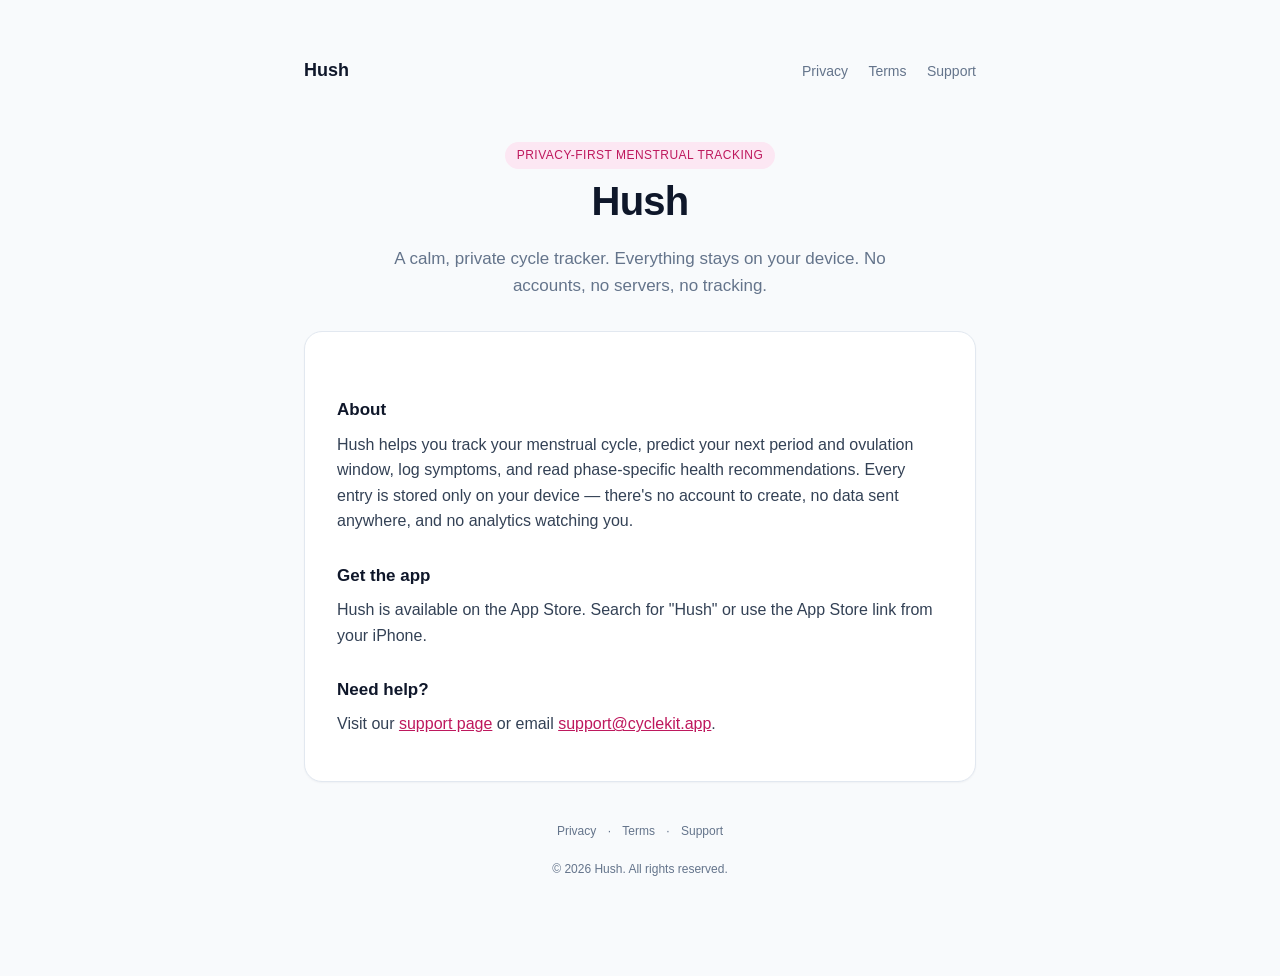
<file: hush/index.html>
<!doctype html>
<html lang="en">
<head>
<meta charset="utf-8" />
<meta name="viewport" content="width=device-width, initial-scale=1" />
<title>Hush · Hush</title>
<link rel="stylesheet" href="./style.css" />
<meta name="description" content="Hush for Hush, a privacy-first menstrual cycle tracker." />
<meta name="robots" content="index, follow" />
</head>
<body>
<div class="wrap">
  <header class="top">
    <a class="brand" href="./index.html">Hush</a>
    <nav>
      <a href="./privacy.html" class="">Privacy</a>
      <a href="./terms.html" class="">Terms</a>
      <a href="./support.html" class="">Support</a>
    </nav>
  </header>
  <section class="hero">
  <span class="pill">Privacy-first menstrual tracking</span>
  <h1>Hush</h1>
  <p>A calm, private cycle tracker. Everything stays on your device. No accounts, no servers, no tracking.</p>
</section>
<article>
<h2>About</h2>
<p>Hush helps you track your menstrual cycle, predict your next period and ovulation window, log symptoms, and read phase-specific health recommendations. Every entry is stored only on your device — there's no account to create, no data sent anywhere, and no analytics watching you.</p>
<h2>Get the app</h2>
<p>Hush is available on the App Store. Search for "Hush" or use the App Store link from your iPhone.</p>
<h2>Need help?</h2>
<p>Visit our <a href="./support.html">support page</a> or email <a href="mailto:support@cyclekit.app">support@cyclekit.app</a>.</p>
</article>
  <footer class="bottom">
    <a href="./privacy.html">Privacy</a> ·
    <a href="./terms.html">Terms</a> ·
    <a href="./support.html">Support</a>
    <br><br>
    © 2026 Hush. All rights reserved.
  </footer>
</div>
</body>
</html>
</file>
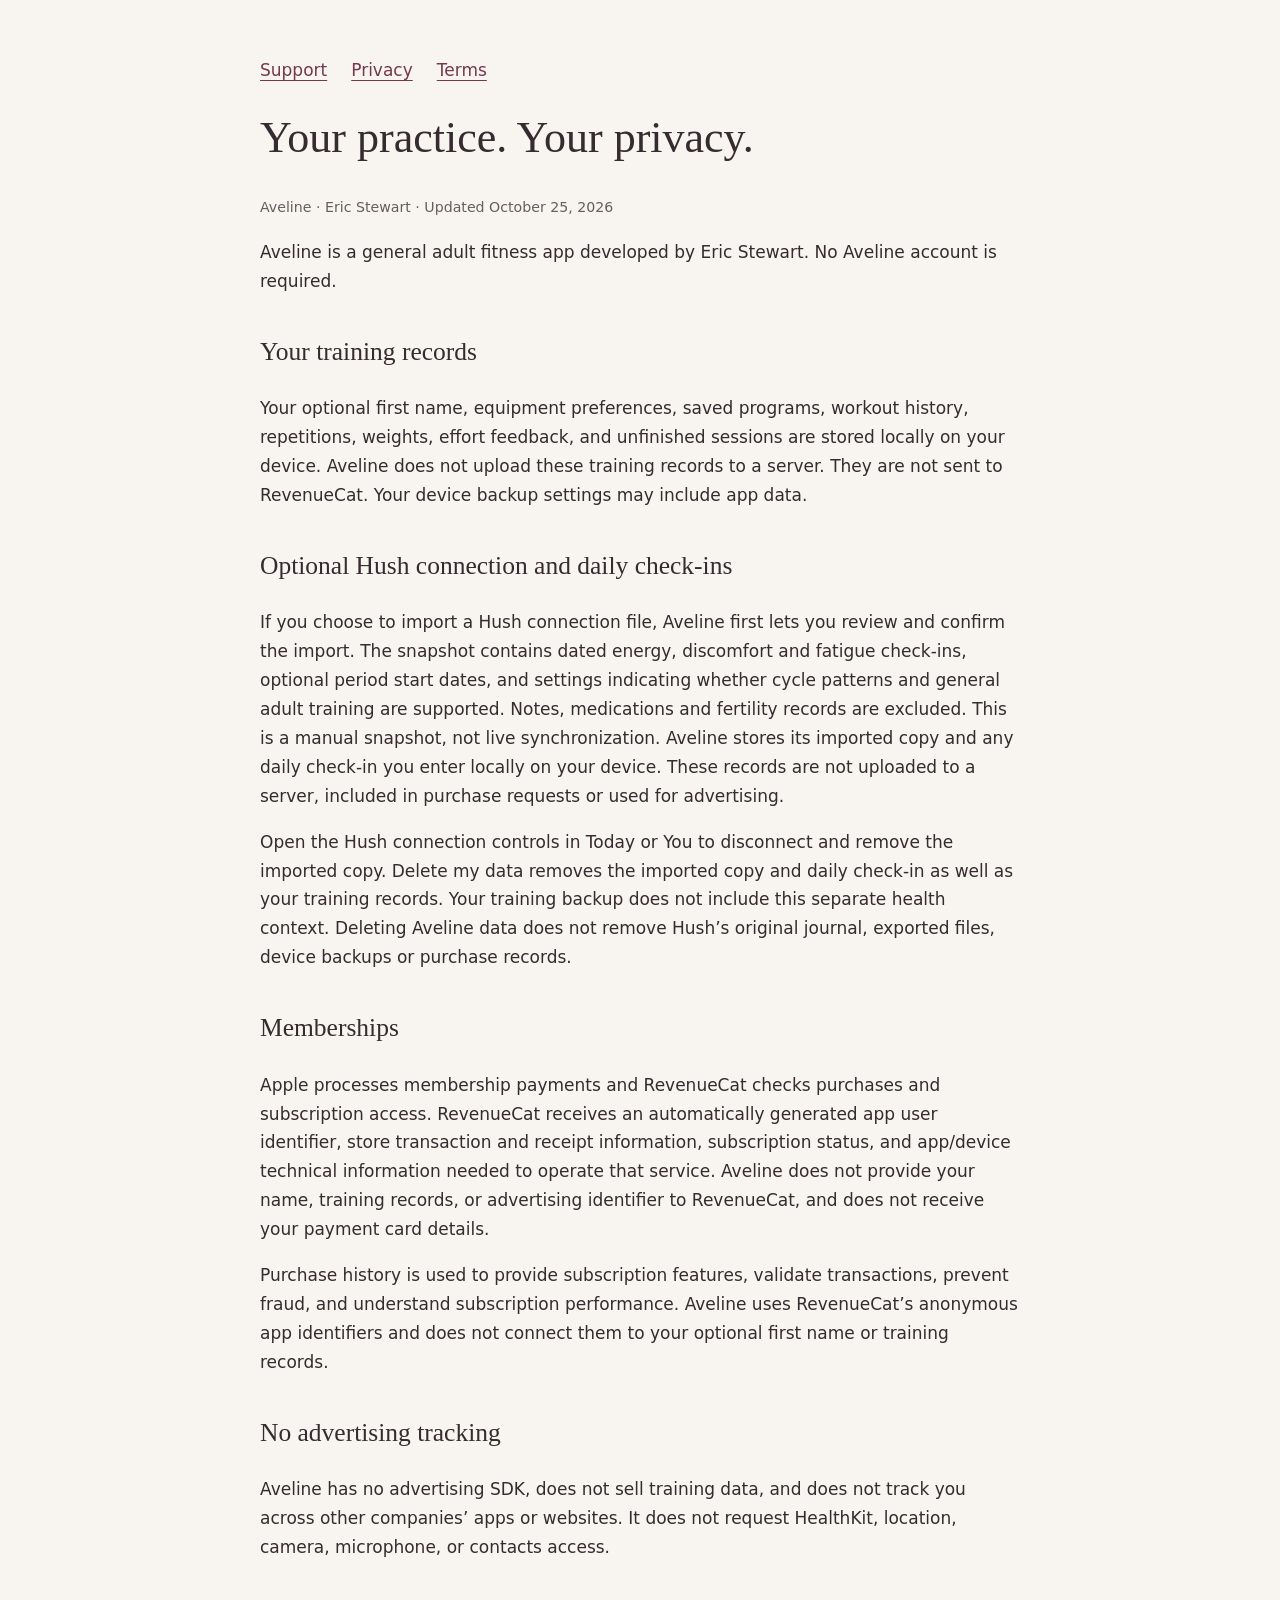
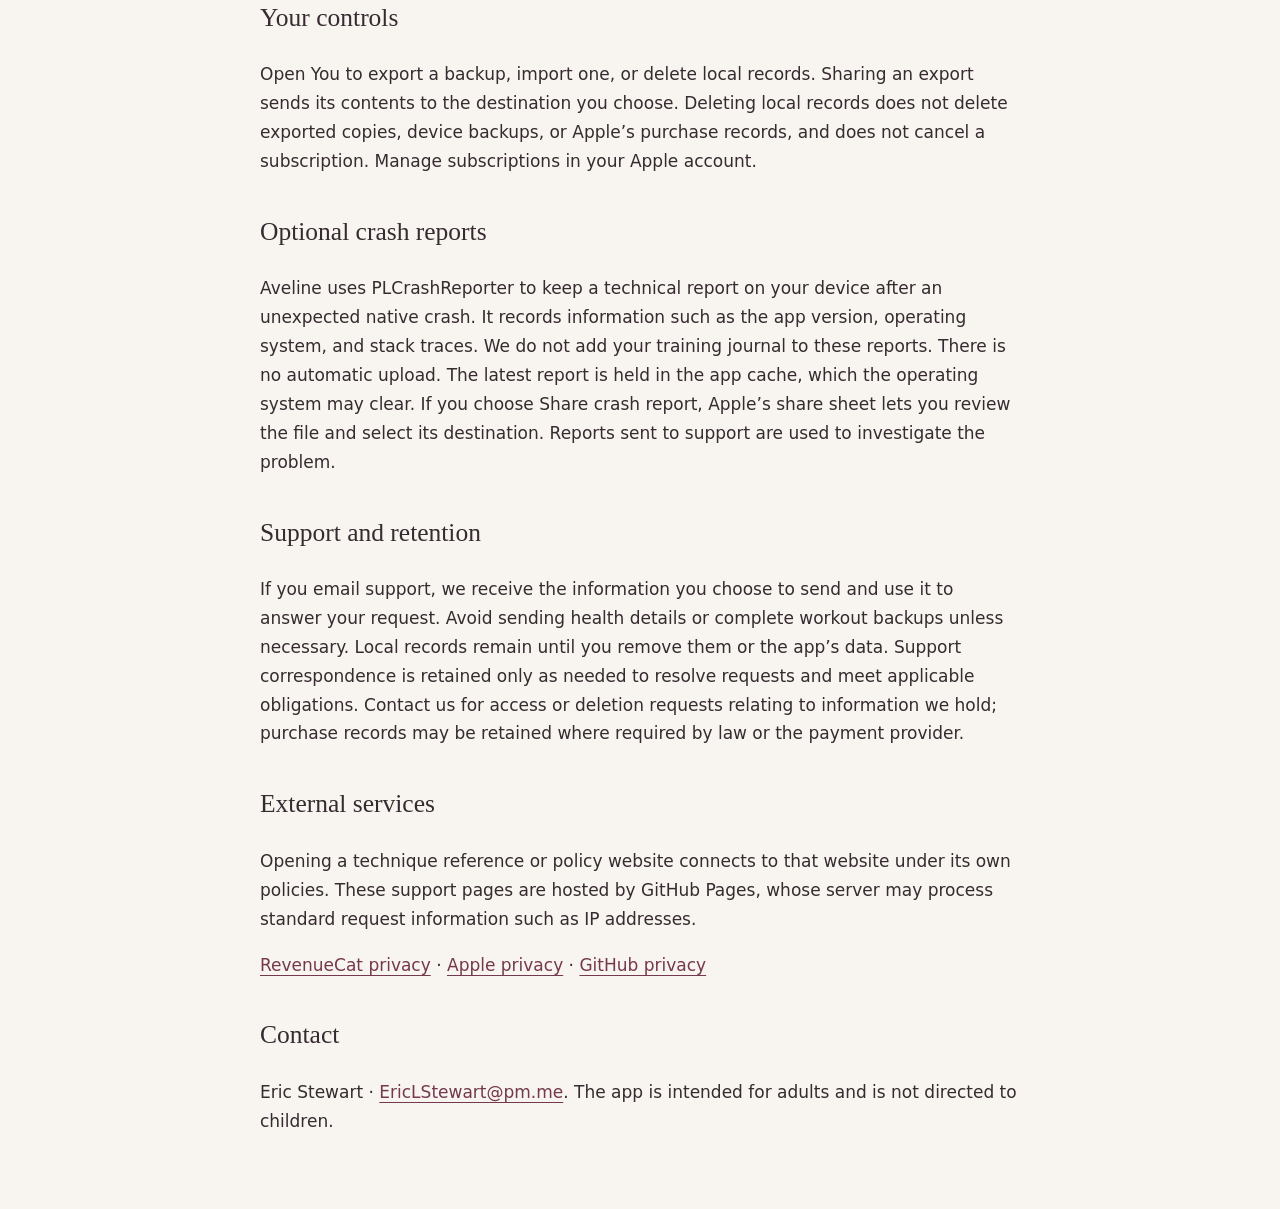
<file: aveline/privacy.html>
<!doctype html><html lang="en"><head><meta charset="utf-8"><meta name="viewport" content="width=device-width,initial-scale=1"><title>Aveline — Your practice. Your privacy.</title><style>body{margin:0;background:#f8f4ef;color:#352b30;font:17px/1.7 system-ui,sans-serif}main{max-width:760px;margin:auto;padding:56px 24px}h1,h2{font-family:Georgia,serif;font-weight:400}h1{font-size:44px;line-height:1.1}h2{margin-top:34px}a{color:#74394f;text-underline-offset:4px}nav{display:flex;gap:24px;flex-wrap:wrap}small{color:#695c62}</style></head><body><main><nav><a href="support.html">Support</a><a href="privacy.html">Privacy</a><a href="terms.html">Terms</a></nav><h1>Your practice. Your privacy.</h1><p><small>Aveline · Eric Stewart · Updated October 25, 2026</small></p><p>Aveline is a general adult fitness app developed by Eric Stewart. No Aveline account is required.</p><h2>Your training records</h2><p>Your optional first name, equipment preferences, saved programs, workout history, repetitions, weights, effort feedback, and unfinished sessions are stored locally on your device. Aveline does not upload these training records to a server. They are not sent to RevenueCat. Your device backup settings may include app data.</p><h2>Optional Hush connection and daily check-ins</h2><p>If you choose to import a Hush connection file, Aveline first lets you review and confirm the import. The snapshot contains dated energy, discomfort and fatigue check-ins, optional period start dates, and settings indicating whether cycle patterns and general adult training are supported. Notes, medications and fertility records are excluded. This is a manual snapshot, not live synchronization. Aveline stores its imported copy and any daily check-in you enter locally on your device. These records are not uploaded to a server, included in purchase requests or used for advertising.</p><p>Open the Hush connection controls in Today or You to disconnect and remove the imported copy. Delete my data removes the imported copy and daily check-in as well as your training records. Your training backup does not include this separate health context. Deleting Aveline data does not remove Hush’s original journal, exported files, device backups or purchase records.</p><h2>Memberships</h2><p>Apple processes membership payments and RevenueCat checks purchases and subscription access. RevenueCat receives an automatically generated app user identifier, store transaction and receipt information, subscription status, and app/device technical information needed to operate that service. Aveline does not provide your name, training records, or advertising identifier to RevenueCat, and does not receive your payment card details.</p><p>Purchase history is used to provide subscription features, validate transactions, prevent fraud, and understand subscription performance. Aveline uses RevenueCat’s anonymous app identifiers and does not connect them to your optional first name or training records.</p><h2>No advertising tracking</h2><p>Aveline has no advertising SDK, does not sell training data, and does not track you across other companies’ apps or websites. It does not request HealthKit, location, camera, microphone, or contacts access.</p><h2>Your controls</h2><p>Open You to export a backup, import one, or delete local records. Sharing an export sends its contents to the destination you choose. Deleting local records does not delete exported copies, device backups, or Apple’s purchase records, and does not cancel a subscription. Manage subscriptions in your Apple account.</p><h2>Optional crash reports</h2><p>Aveline uses PLCrashReporter to keep a technical report on your device after an unexpected native crash. It records information such as the app version, operating system, and stack traces. We do not add your training journal to these reports. There is no automatic upload. The latest report is held in the app cache, which the operating system may clear. If you choose Share crash report, Apple’s share sheet lets you review the file and select its destination. Reports sent to support are used to investigate the problem.</p><h2>Support and retention</h2><p>If you email support, we receive the information you choose to send and use it to answer your request. Avoid sending health details or complete workout backups unless necessary. Local records remain until you remove them or the app’s data. Support correspondence is retained only as needed to resolve requests and meet applicable obligations. Contact us for access or deletion requests relating to information we hold; purchase records may be retained where required by law or the payment provider.</p><h2>External services</h2><p>Opening a technique reference or policy website connects to that website under its own policies. These support pages are hosted by GitHub Pages, whose server may process standard request information such as IP addresses.</p><p><a href="https://www.revenuecat.com/privacy">RevenueCat privacy</a> · <a href="https://www.apple.com/legal/privacy/">Apple privacy</a> · <a href="https://docs.github.com/en/site-policy/privacy-policies/github-general-privacy-statement">GitHub privacy</a></p><h2>Contact</h2><p>Eric Stewart · <a href="mailto:EricLStewart@pm.me">EricLStewart@pm.me</a>. The app is intended for adults and is not directed to children.</p></main></body></html>
</file>
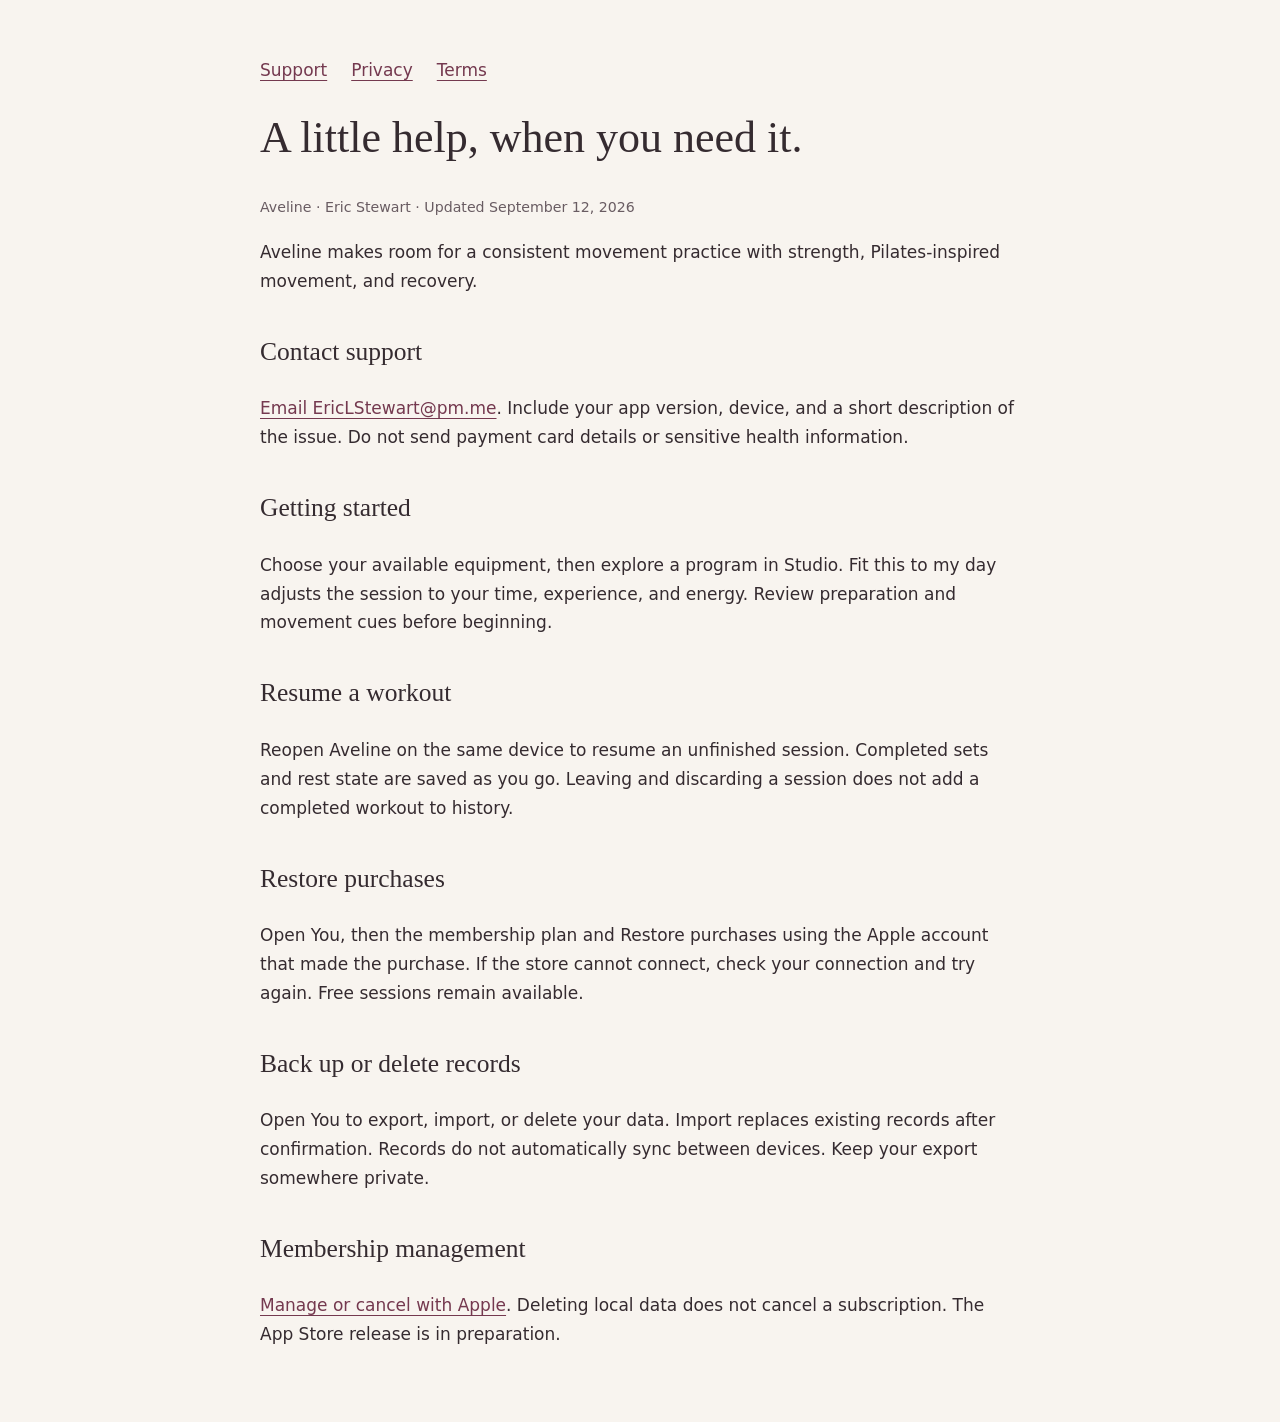
<file: aveline/support.html>
<!doctype html><html lang="en"><head><meta charset="utf-8"><meta name="viewport" content="width=device-width,initial-scale=1"><title>Aveline — A little help, when you need it.</title><style>body{margin:0;background:#f8f4ef;color:#352b30;font:17px/1.7 system-ui,sans-serif}main{max-width:760px;margin:auto;padding:56px 24px}h1,h2{font-family:Georgia,serif;font-weight:400}h1{font-size:44px;line-height:1.1}h2{margin-top:34px}a{color:#74394f;text-underline-offset:4px}nav{display:flex;gap:24px;flex-wrap:wrap}small{color:#695c62}</style></head><body><main><nav><a href="support.html">Support</a><a href="privacy.html">Privacy</a><a href="terms.html">Terms</a></nav><h1>A little help, when you need it.</h1><p><small>Aveline · Eric Stewart · Updated September 12, 2026</small></p><p>Aveline makes room for a consistent movement practice with strength, Pilates-inspired movement, and recovery.</p><h2>Contact support</h2><p><a href="mailto:EricLStewart@pm.me?subject=Aveline%20support">Email EricLStewart@pm.me</a>. Include your app version, device, and a short description of the issue. Do not send payment card details or sensitive health information.</p><h2>Getting started</h2><p>Choose your available equipment, then explore a program in Studio. Fit this to my day adjusts the session to your time, experience, and energy. Review preparation and movement cues before beginning.</p><h2>Resume a workout</h2><p>Reopen Aveline on the same device to resume an unfinished session. Completed sets and rest state are saved as you go. Leaving and discarding a session does not add a completed workout to history.</p><h2>Restore purchases</h2><p>Open You, then the membership plan and Restore purchases using the Apple account that made the purchase. If the store cannot connect, check your connection and try again. Free sessions remain available.</p><h2>Back up or delete records</h2><p>Open You to export, import, or delete your data. Import replaces existing records after confirmation. Records do not automatically sync between devices. Keep your export somewhere private.</p><h2>Membership management</h2><p><a href="https://apps.apple.com/account/subscriptions">Manage or cancel with Apple</a>. Deleting local data does not cancel a subscription. The App Store release is in preparation.</p></main></body></html>
</file>
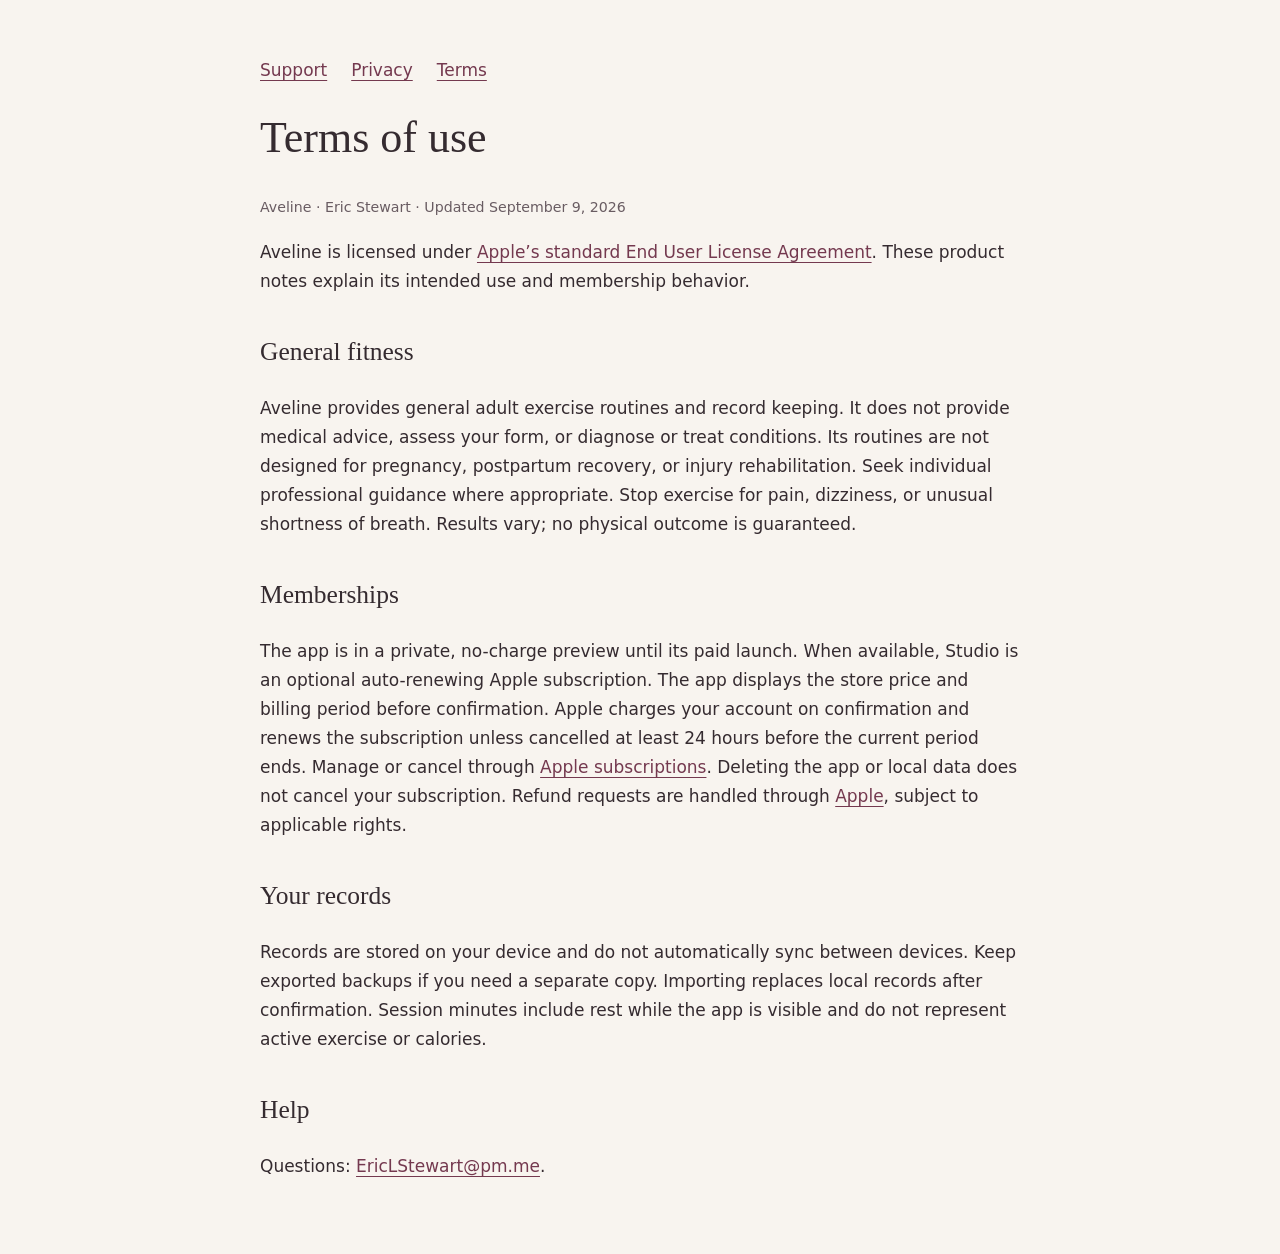
<file: aveline/terms.html>
<!doctype html><html lang="en"><head><meta charset="utf-8"><meta name="viewport" content="width=device-width,initial-scale=1"><title>Aveline — Terms of use</title><style>body{margin:0;background:#f8f4ef;color:#352b30;font:17px/1.7 system-ui,sans-serif}main{max-width:760px;margin:auto;padding:56px 24px}h1,h2{font-family:Georgia,serif;font-weight:400}h1{font-size:44px;line-height:1.1}h2{margin-top:34px}a{color:#74394f;text-underline-offset:4px}nav{display:flex;gap:24px;flex-wrap:wrap}small{color:#695c62}</style></head><body><main><nav><a href="support.html">Support</a><a href="privacy.html">Privacy</a><a href="terms.html">Terms</a></nav><h1>Terms of use</h1><p><small>Aveline · Eric Stewart · Updated September 9, 2026</small></p><p>Aveline is licensed under <a href="https://www.apple.com/legal/internet-services/itunes/dev/stdeula/">Apple’s standard End User License Agreement</a>. These product notes explain its intended use and membership behavior.</p><h2>General fitness</h2><p>Aveline provides general adult exercise routines and record keeping. It does not provide medical advice, assess your form, or diagnose or treat conditions. Its routines are not designed for pregnancy, postpartum recovery, or injury rehabilitation. Seek individual professional guidance where appropriate. Stop exercise for pain, dizziness, or unusual shortness of breath. Results vary; no physical outcome is guaranteed.</p><h2>Memberships</h2><p>The app is in a private, no-charge preview until its paid launch. When available, Studio is an optional auto-renewing Apple subscription. The app displays the store price and billing period before confirmation. Apple charges your account on confirmation and renews the subscription unless cancelled at least 24 hours before the current period ends. Manage or cancel through <a href="https://apps.apple.com/account/subscriptions">Apple subscriptions</a>. Deleting the app or local data does not cancel your subscription. Refund requests are handled through <a href="https://reportaproblem.apple.com">Apple</a>, subject to applicable rights.</p><h2>Your records</h2><p>Records are stored on your device and do not automatically sync between devices. Keep exported backups if you need a separate copy. Importing replaces local records after confirmation. Session minutes include rest while the app is visible and do not represent active exercise or calories.</p><h2>Help</h2><p>Questions: <a href="mailto:EricLStewart@pm.me">EricLStewart@pm.me</a>.</p></main></body></html>
</file>
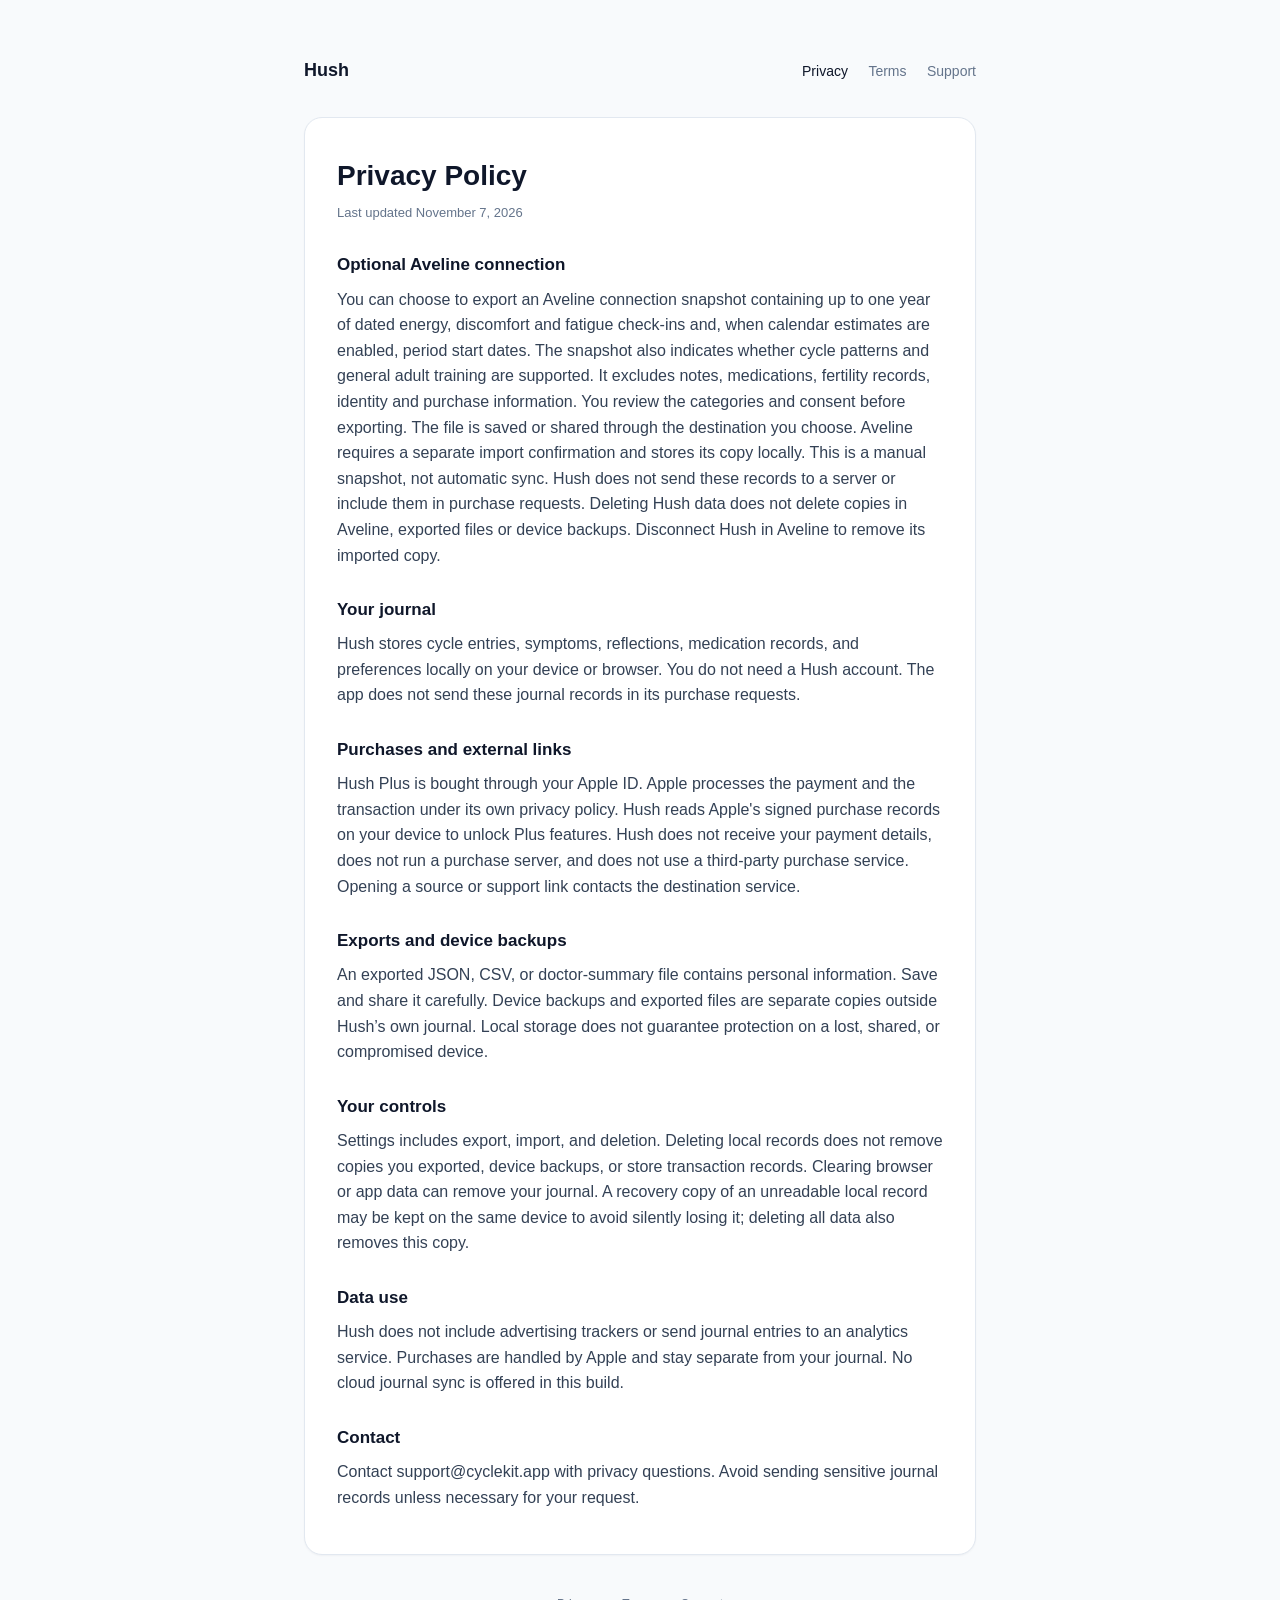
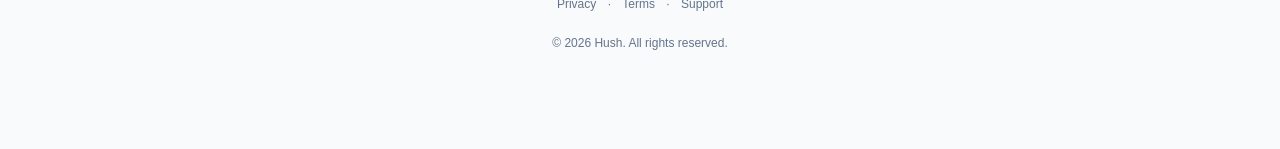
<file: hush/privacy.html>
<!doctype html>
<html lang="en">
<head>
<meta charset="utf-8" />
<meta name="viewport" content="width=device-width, initial-scale=1" />
<title>Privacy Policy · Hush</title>
<link rel="stylesheet" href="./style.css" />
<meta name="description" content="Privacy Policy for Hush, a privacy-first menstrual cycle tracker." />
<meta name="robots" content="index, follow" />
</head>
<body>
<div class="wrap">
  <header class="top">
    <a class="brand" href="./index.html">Hush</a>
    <nav>
      <a href="./privacy.html" class="active">Privacy</a>
      <a href="./terms.html" class="">Terms</a>
      <a href="./support.html" class="">Support</a>
    </nav>
  </header>
  <article>
<h1>Privacy Policy</h1>
<p class="updated">Last updated November 7, 2026</p>
<h2>Optional Aveline connection</h2>
<p>You can choose to export an Aveline connection snapshot containing up to one year of dated energy, discomfort and fatigue check-ins and, when calendar estimates are enabled, period start dates. The snapshot also indicates whether cycle patterns and general adult training are supported. It excludes notes, medications, fertility records, identity and purchase information. You review the categories and consent before exporting. The file is saved or shared through the destination you choose. Aveline requires a separate import confirmation and stores its copy locally. This is a manual snapshot, not automatic sync. Hush does not send these records to a server or include them in purchase requests. Deleting Hush data does not delete copies in Aveline, exported files or device backups. Disconnect Hush in Aveline to remove its imported copy.</p>
<h2>Your journal</h2>
<p>Hush stores cycle entries, symptoms, reflections, medication records, and preferences locally on your device or browser. You do not need a Hush account. The app does not send these journal records in its purchase requests.</p>
<h2>Purchases and external links</h2>
<p>Hush Plus is bought through your Apple ID. Apple processes the payment and the transaction under its own privacy policy. Hush reads Apple's signed purchase records on your device to unlock Plus features. Hush does not receive your payment details, does not run a purchase server, and does not use a third-party purchase service. Opening a source or support link contacts the destination service.</p>
<h2>Exports and device backups</h2>
<p>An exported JSON, CSV, or doctor-summary file contains personal information. Save and share it carefully. Device backups and exported files are separate copies outside Hush’s own journal. Local storage does not guarantee protection on a lost, shared, or compromised device.</p>
<h2>Your controls</h2>
<p>Settings includes export, import, and deletion. Deleting local records does not remove copies you exported, device backups, or store transaction records. Clearing browser or app data can remove your journal. A recovery copy of an unreadable local record may be kept on the same device to avoid silently losing it; deleting all data also removes this copy.</p>
<h2>Data use</h2>
<p>Hush does not include advertising trackers or send journal entries to an analytics service. Purchases are handled by Apple and stay separate from your journal. No cloud journal sync is offered in this build.</p>
<h2>Contact</h2>
<p>Contact support@cyclekit.app with privacy questions. Avoid sending sensitive journal records unless necessary for your request.</p>
</article>
  <footer class="bottom">
    <a href="./privacy.html">Privacy</a> ·
    <a href="./terms.html">Terms</a> ·
    <a href="./support.html">Support</a>
    <br><br>
    © 2026 Hush. All rights reserved.
  </footer>
</div>
</body>
</html>
</file>
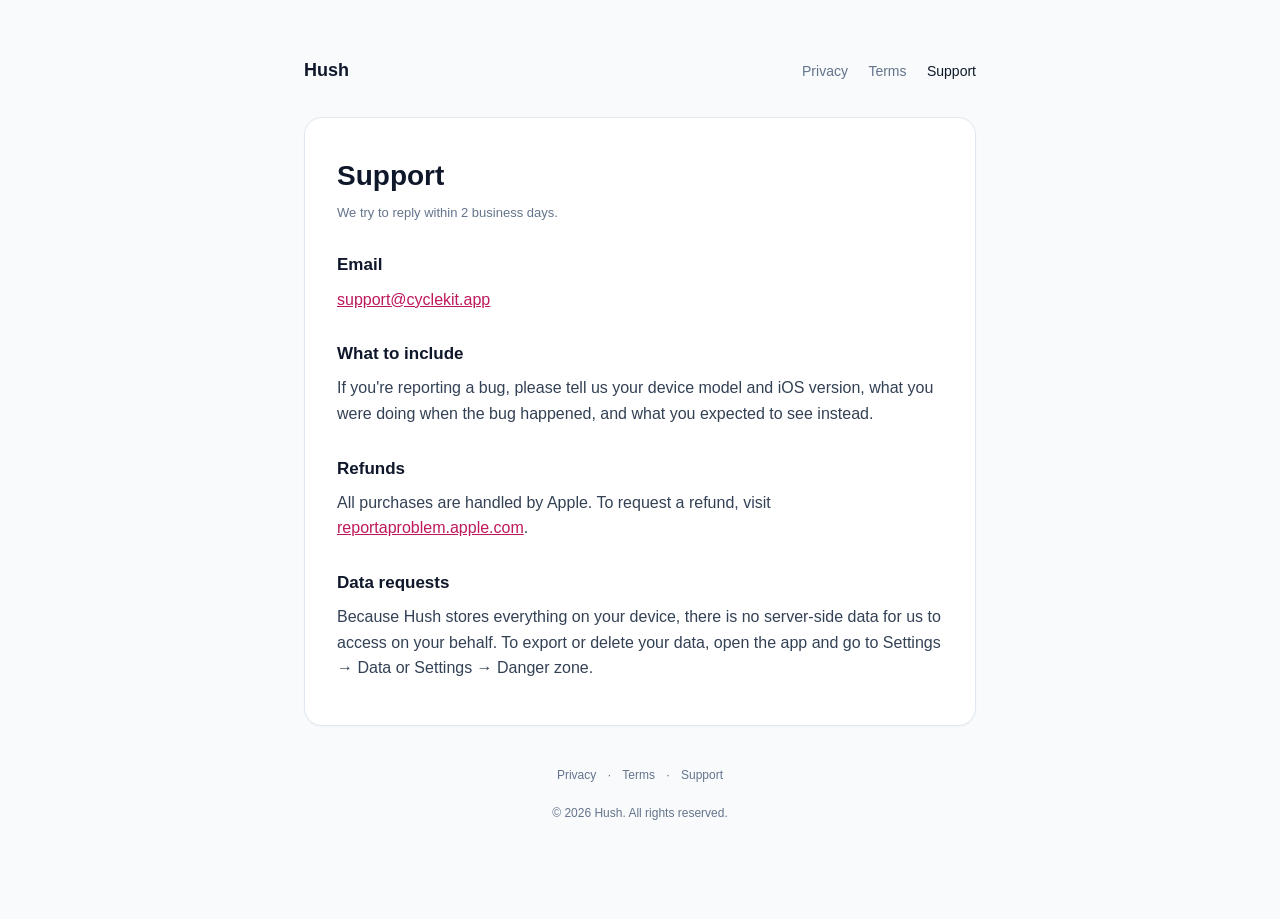
<file: hush/support.html>
<!doctype html>
<html lang="en">
<head>
<meta charset="utf-8" />
<meta name="viewport" content="width=device-width, initial-scale=1" />
<title>Support · Hush</title>
<link rel="stylesheet" href="./style.css" />
<meta name="description" content="Support for Hush, a privacy-first menstrual cycle tracker." />
<meta name="robots" content="index, follow" />
</head>
<body>
<div class="wrap">
  <header class="top">
    <a class="brand" href="./index.html">Hush</a>
    <nav>
      <a href="./privacy.html" class="">Privacy</a>
      <a href="./terms.html" class="">Terms</a>
      <a href="./support.html" class="active">Support</a>
    </nav>
  </header>
  <article>
<h1>Support</h1>
<p class="updated">We try to reply within 2 business days.</p>
<h2>Email</h2>
<p><a href="mailto:support@cyclekit.app">support@cyclekit.app</a></p>
<h2>What to include</h2>
<p>If you're reporting a bug, please tell us your device model and iOS version, what you were doing when the bug happened, and what you expected to see instead.</p>
<h2>Refunds</h2>
<p>All purchases are handled by Apple. To request a refund, visit <a href="https://reportaproblem.apple.com" target="_blank" rel="noopener">reportaproblem.apple.com</a>.</p>
<h2>Data requests</h2>
<p>Because Hush stores everything on your device, there is no server-side data for us to access on your behalf. To export or delete your data, open the app and go to Settings → Data or Settings → Danger zone.</p>
</article>
  <footer class="bottom">
    <a href="./privacy.html">Privacy</a> ·
    <a href="./terms.html">Terms</a> ·
    <a href="./support.html">Support</a>
    <br><br>
    © 2026 Hush. All rights reserved.
  </footer>
</div>
</body>
</html>
</file>
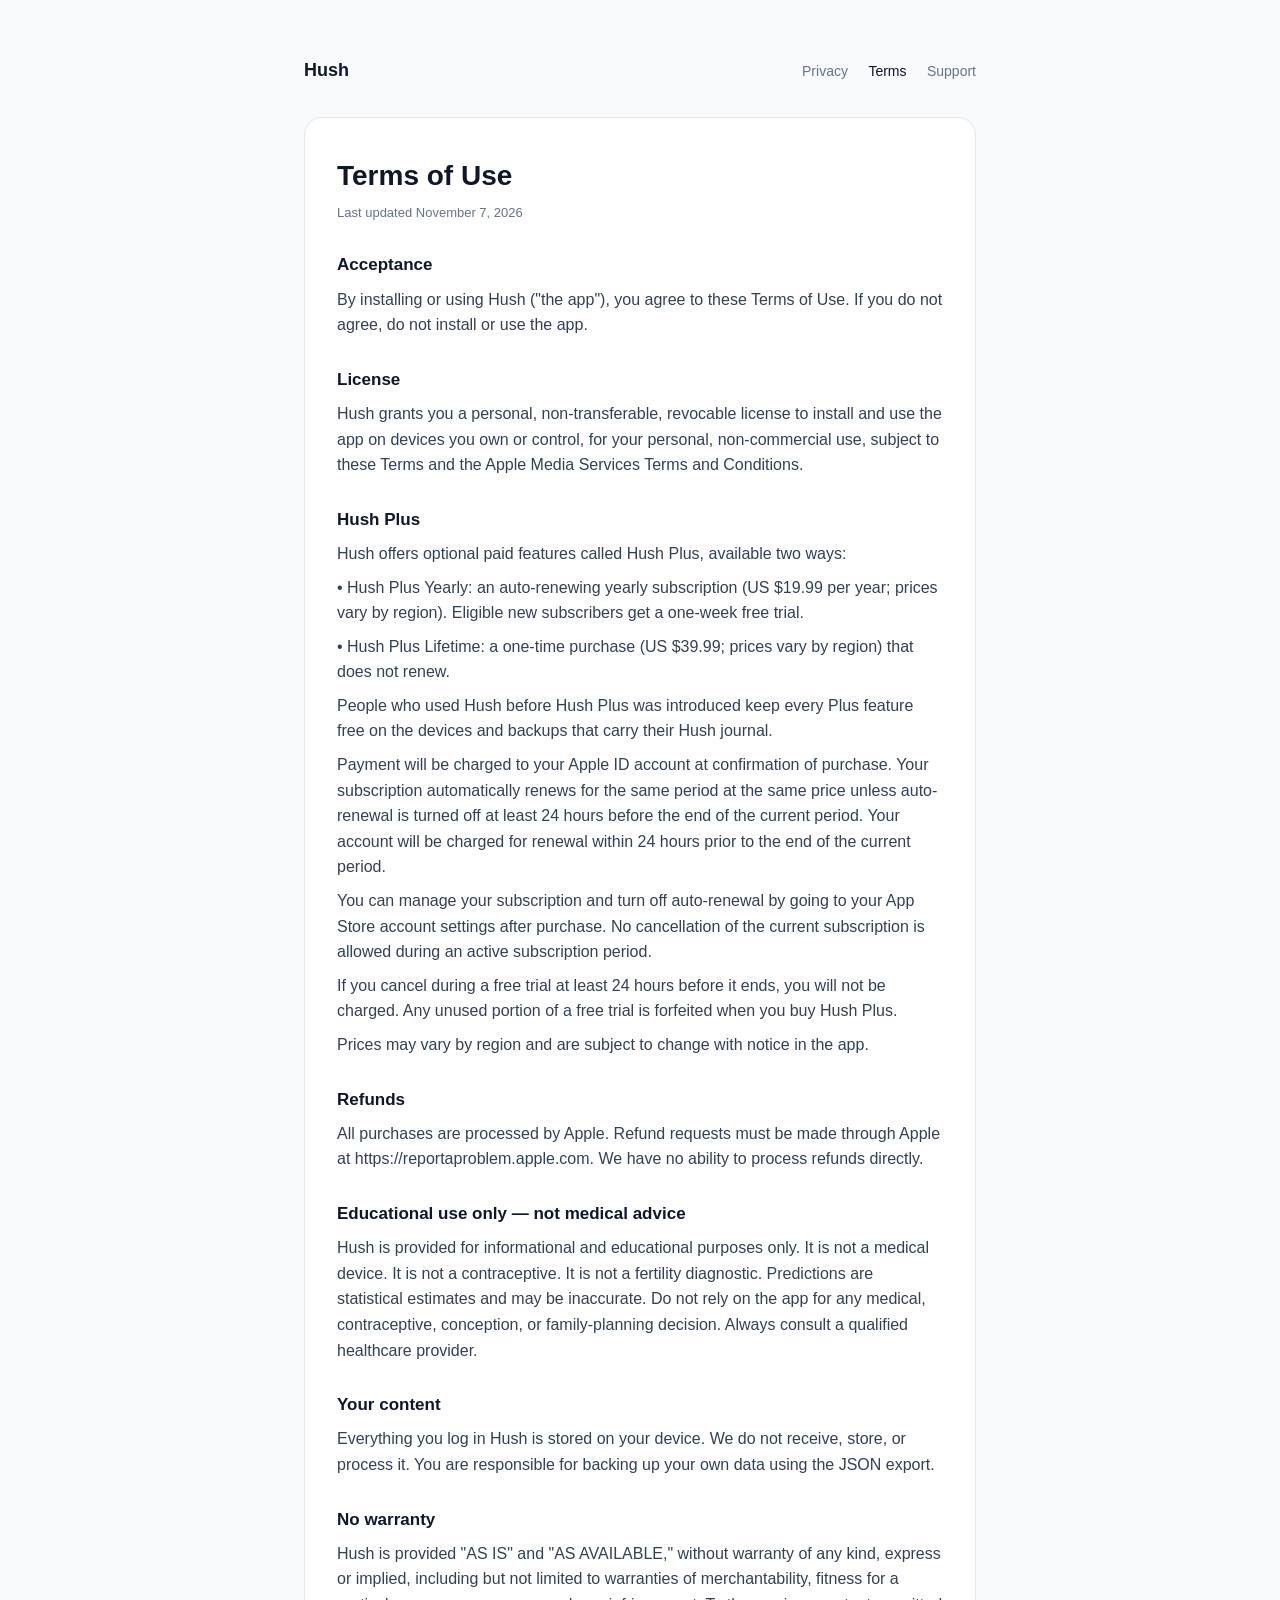
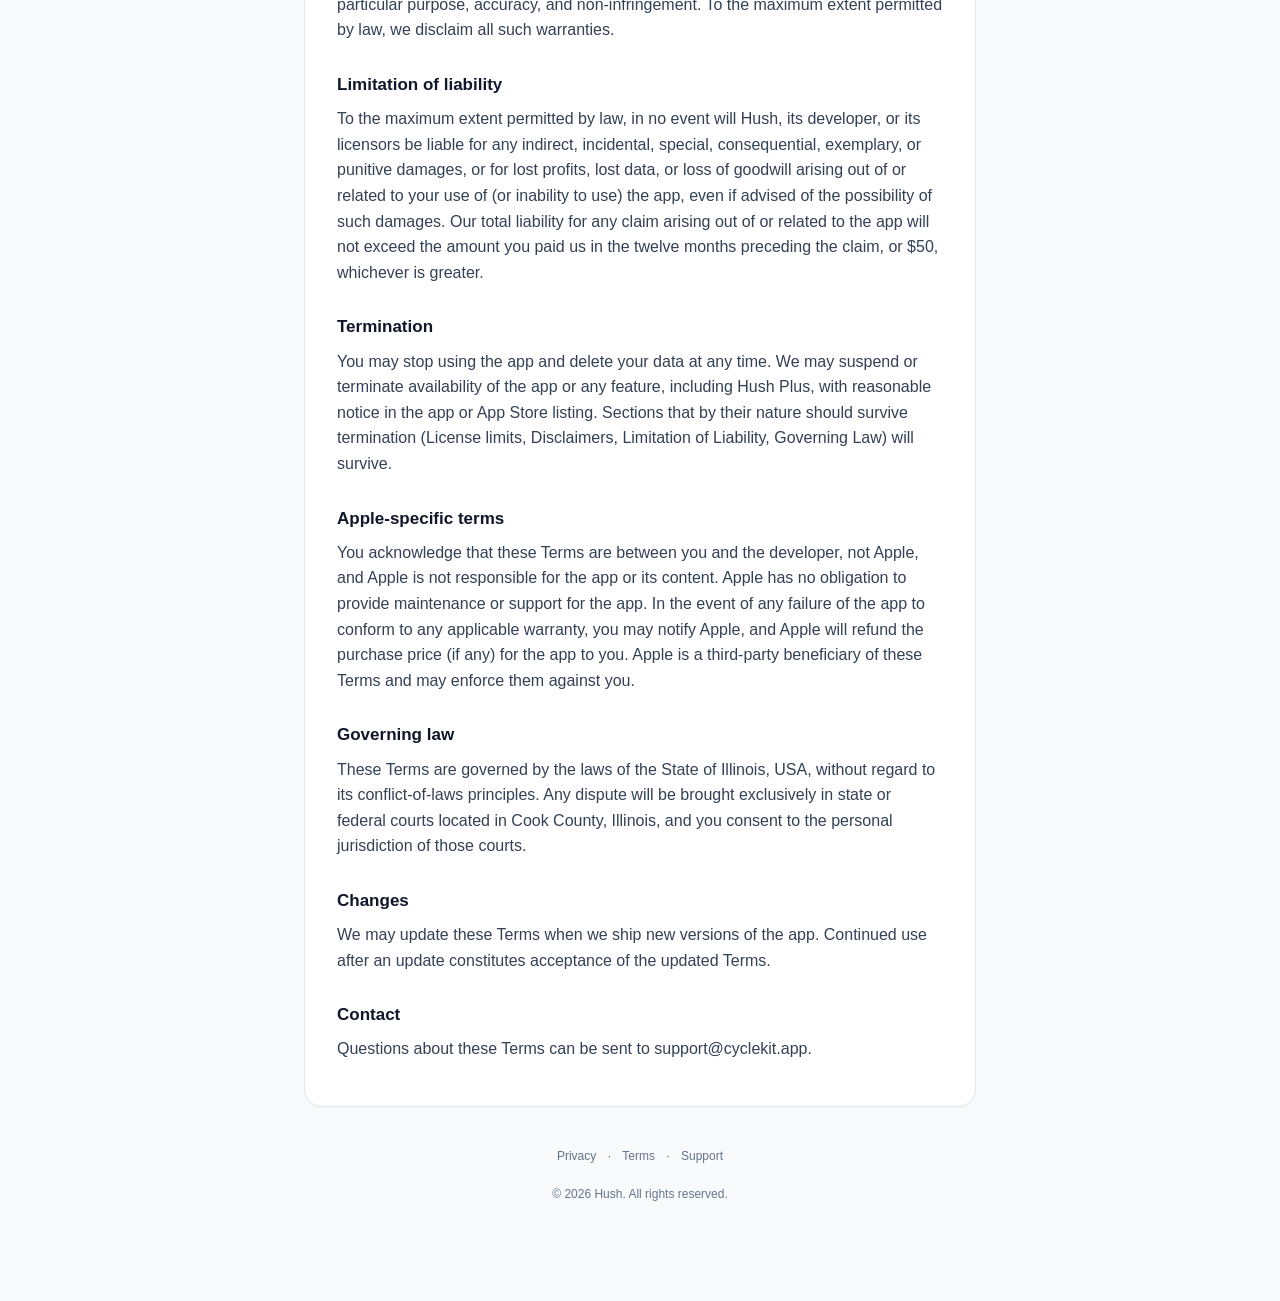
<file: hush/terms.html>
<!doctype html>
<html lang="en">
<head>
<meta charset="utf-8" />
<meta name="viewport" content="width=device-width, initial-scale=1" />
<title>Terms of Use · Hush</title>
<link rel="stylesheet" href="./style.css" />
<meta name="description" content="Terms of Use for Hush, a privacy-first menstrual cycle tracker." />
<meta name="robots" content="index, follow" />
</head>
<body>
<div class="wrap">
  <header class="top">
    <a class="brand" href="./index.html">Hush</a>
    <nav>
      <a href="./privacy.html" class="">Privacy</a>
      <a href="./terms.html" class="active">Terms</a>
      <a href="./support.html" class="">Support</a>
    </nav>
  </header>
  <article>
<h1>Terms of Use</h1>
<p class="updated">Last updated November 7, 2026</p>
<h2>Acceptance</h2>
<p>By installing or using Hush ("the app"), you agree to these Terms of Use. If you do not agree, do not install or use the app.</p>
<h2>License</h2>
<p>Hush grants you a personal, non-transferable, revocable license to install and use the app on devices you own or control, for your personal, non-commercial use, subject to these Terms and the Apple Media Services Terms and Conditions.</p>
<h2>Hush Plus</h2>
<p>Hush offers optional paid features called Hush Plus, available two ways:</p>
<p>• Hush Plus Yearly: an auto-renewing yearly subscription (US $19.99 per year; prices vary by region). Eligible new subscribers get a one-week free trial.</p>
<p>• Hush Plus Lifetime: a one-time purchase (US $39.99; prices vary by region) that does not renew.</p>
<p>People who used Hush before Hush Plus was introduced keep every Plus feature free on the devices and backups that carry their Hush journal.</p>
<p>Payment will be charged to your Apple ID account at confirmation of purchase. Your subscription automatically renews for the same period at the same price unless auto-renewal is turned off at least 24 hours before the end of the current period. Your account will be charged for renewal within 24 hours prior to the end of the current period.</p>
<p>You can manage your subscription and turn off auto-renewal by going to your App Store account settings after purchase. No cancellation of the current subscription is allowed during an active subscription period.</p>
<p>If you cancel during a free trial at least 24 hours before it ends, you will not be charged. Any unused portion of a free trial is forfeited when you buy Hush Plus.</p>
<p>Prices may vary by region and are subject to change with notice in the app.</p>
<h2>Refunds</h2>
<p>All purchases are processed by Apple. Refund requests must be made through Apple at https://reportaproblem.apple.com. We have no ability to process refunds directly.</p>
<h2>Educational use only — not medical advice</h2>
<p>Hush is provided for informational and educational purposes only. It is not a medical device. It is not a contraceptive. It is not a fertility diagnostic. Predictions are statistical estimates and may be inaccurate. Do not rely on the app for any medical, contraceptive, conception, or family-planning decision. Always consult a qualified healthcare provider.</p>
<h2>Your content</h2>
<p>Everything you log in Hush is stored on your device. We do not receive, store, or process it. You are responsible for backing up your own data using the JSON export.</p>
<h2>No warranty</h2>
<p>Hush is provided "AS IS" and "AS AVAILABLE," without warranty of any kind, express or implied, including but not limited to warranties of merchantability, fitness for a particular purpose, accuracy, and non-infringement. To the maximum extent permitted by law, we disclaim all such warranties.</p>
<h2>Limitation of liability</h2>
<p>To the maximum extent permitted by law, in no event will Hush, its developer, or its licensors be liable for any indirect, incidental, special, consequential, exemplary, or punitive damages, or for lost profits, lost data, or loss of goodwill arising out of or related to your use of (or inability to use) the app, even if advised of the possibility of such damages. Our total liability for any claim arising out of or related to the app will not exceed the amount you paid us in the twelve months preceding the claim, or $50, whichever is greater.</p>
<h2>Termination</h2>
<p>You may stop using the app and delete your data at any time. We may suspend or terminate availability of the app or any feature, including Hush Plus, with reasonable notice in the app or App Store listing. Sections that by their nature should survive termination (License limits, Disclaimers, Limitation of Liability, Governing Law) will survive.</p>
<h2>Apple-specific terms</h2>
<p>You acknowledge that these Terms are between you and the developer, not Apple, and Apple is not responsible for the app or its content. Apple has no obligation to provide maintenance or support for the app. In the event of any failure of the app to conform to any applicable warranty, you may notify Apple, and Apple will refund the purchase price (if any) for the app to you. Apple is a third-party beneficiary of these Terms and may enforce them against you.</p>
<h2>Governing law</h2>
<p>These Terms are governed by the laws of the State of Illinois, USA, without regard to its conflict-of-laws principles. Any dispute will be brought exclusively in state or federal courts located in Cook County, Illinois, and you consent to the personal jurisdiction of those courts.</p>
<h2>Changes</h2>
<p>We may update these Terms when we ship new versions of the app. Continued use after an update constitutes acceptance of the updated Terms.</p>
<h2>Contact</h2>
<p>Questions about these Terms can be sent to support@cyclekit.app.</p>
</article>
  <footer class="bottom">
    <a href="./privacy.html">Privacy</a> ·
    <a href="./terms.html">Terms</a> ·
    <a href="./support.html">Support</a>
    <br><br>
    © 2026 Hush. All rights reserved.
  </footer>
</div>
</body>
</html>
</file>
<file: hush/style.css>
:root {
  color-scheme: light;
  --bg: #f8fafc;
  --card: #ffffff;
  --ink: #0f172a;
  --ink-soft: #334155;
  --muted: #64748b;
  --line: #e2e8f0;
  --accent: #be185d;
  --radius: 18px;
}

* { box-sizing: border-box; }

html, body {
  margin: 0;
  padding: 0;
  background: var(--bg);
  color: var(--ink-soft);
  font-family: -apple-system, BlinkMacSystemFont, "SF Pro Text", "Inter", "Segoe UI", Roboto, sans-serif;
  font-size: 16px;
  line-height: 1.6;
  -webkit-font-smoothing: antialiased;
}

.wrap {
  max-width: 720px;
  margin: 0 auto;
  padding: 56px 24px 96px;
}

header.top {
  display: flex;
  align-items: center;
  justify-content: space-between;
  margin-bottom: 32px;
  flex-wrap: wrap;
  gap: 12px;
}

header.top .brand {
  font-weight: 600;
  color: var(--ink);
  text-decoration: none;
  font-size: 18px;
}

header.top nav a {
  color: var(--muted);
  text-decoration: none;
  font-size: 14px;
  margin-left: 16px;
}

header.top nav a:hover, header.top nav a.active {
  color: var(--ink);
}

article {
  background: var(--card);
  border: 1px solid var(--line);
  border-radius: var(--radius);
  padding: 36px 32px;
  box-shadow: 0 1px 2px rgba(15, 23, 42, 0.04);
}

article h1 {
  margin: 0;
  font-size: 28px;
  color: var(--ink);
  font-weight: 600;
}

article .updated {
  margin: 4px 0 28px;
  color: var(--muted);
  font-size: 13px;
}

article h2 {
  margin: 28px 0 8px;
  font-size: 17px;
  color: var(--ink);
  font-weight: 600;
}

article p {
  margin: 8px 0;
  color: var(--ink-soft);
}

article a { color: var(--accent); }

footer.bottom {
  margin-top: 40px;
  text-align: center;
  font-size: 12px;
  color: var(--muted);
}

footer.bottom a {
  color: var(--muted);
  text-decoration: none;
  margin: 0 8px;
}

footer.bottom a:hover { color: var(--ink); }

.hero {
  text-align: center;
  padding: 24px 0 32px;
}

.hero h1 {
  font-size: 40px;
  color: var(--ink);
  margin: 0;
  font-weight: 600;
  letter-spacing: -0.02em;
}

.hero p {
  font-size: 17px;
  color: var(--muted);
  margin: 12px auto 0;
  max-width: 520px;
}

.pill {
  display: inline-block;
  background: #fce7f3;
  color: #be185d;
  border-radius: 999px;
  padding: 4px 12px;
  font-size: 12px;
  font-weight: 500;
  letter-spacing: 0.04em;
  text-transform: uppercase;
}
</file>
